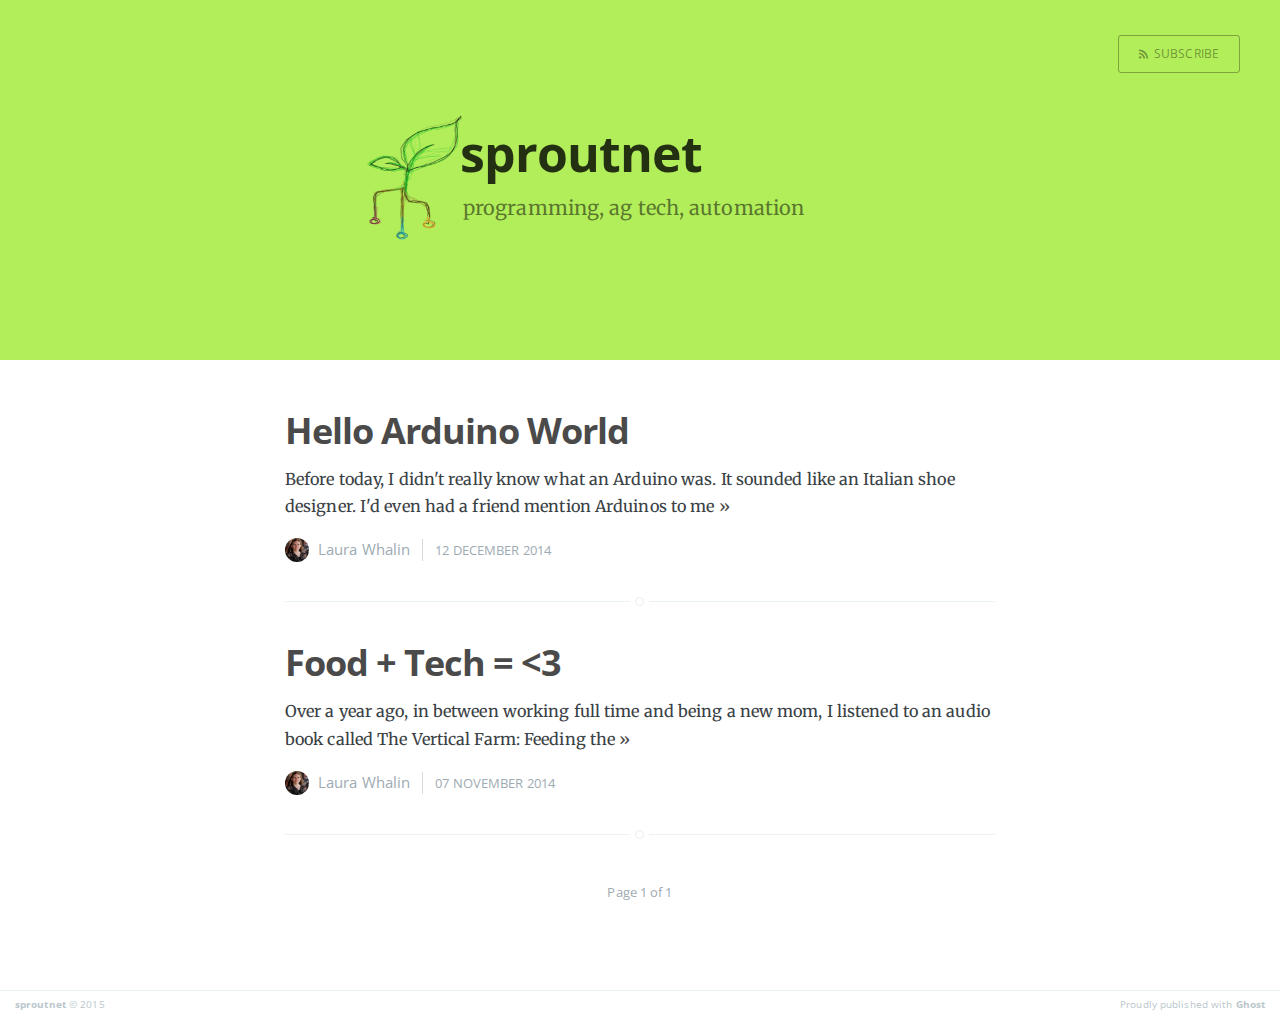
<file: index.html>
<head>
    <meta charset="utf-8">
    <meta http-equiv="X-UA-Compatible" content="IE=edge">

    <title>sproutnet</title>
    <meta name="description" content="programming, ag tech, automation">

    <meta name="HandheldFriendly" content="True">
    <meta name="viewport" content="width=device-width, initial-scale=1.0">

    <link rel="shortcut icon" href="favicon.ico">

    <link rel="stylesheet" type="text/css" href="assets/css/screen.css?v=80ca6e685e">
    <link rel="stylesheet" type="text/css" href="http://fonts.googleapis.com/css?family=Merriweather:300,700,700italic,300italic%7COpen+Sans:700,400">

    <link rel="canonical" href="http://localhost:2368/">
    <meta name="generator" content="Ghost 0.5">
    <link rel="alternate" type="application/rss+xml" title="sproutnet" href="http://localhost:2368/rss/">
</head>
<body class="home-template">

    
<header class="main-header no-cover">
    <nav class="main-nav overlay clearfix">
        <a class="subscribe-button icon-feed" href="http://localhost:2368/rss/">Subscribe</a>
    </nav>
    <div class="vertical">
        <div class="main-header-content inner">
            <!-- <div class="header-logo"> -->
              <a class="blog-logo" href="http://localhost:2368"><img src="content/images/2015/03/Project-6-2.png" alt="Blog Logo"></a>
            <!-- </div> -->
            <!-- <div class="header-title"> -->
              <h1 class="page-title">sproutnet</h1>
              <h2 class="page-description">programming, ag tech, automation</h2>
            <!-- </div> -->
        </div>
    </div>
    <a class="scroll-down icon-arrow-left" href="index.html#content" data-offset="-45"><span class="hidden">Scroll Down</span></a>
</header>

<main id="content" class="content" role="main">

    <div class="extra-pagination inner">
        <nav class="pagination" role="navigation">
        <span class="page-number">Page 1 of 1</span>
    </nav>
    </div>
    
    <article class="post">
        <header class="post-header">
            <h2 class="post-title"><a href="arduino-love/">Hello Arduino World</a></h2>
        </header>
        <section class="post-excerpt">
            <p>Before today, I didn't really know what an Arduino was. It sounded like an Italian shoe designer. I'd even had a friend mention Arduinos to me <a class="read-more" href="arduino-love/">»</a></p>
        </section>
        <footer class="post-meta">
            <img class="author-thumb" src="content/images/2015/03/laurawindy.jpg" alt="Author image" nopin="nopin">
            <a href="author/laura/">Laura Whalin</a>
            
            <time class="post-date" datetime="2014-12-12">12 December 2014</time>
        </footer>
    </article>
    <article class="post">
        <header class="post-header">
            <h2 class="post-title"><a href="food-tech/">Food + Tech = &lt;3</a></h2>
        </header>
        <section class="post-excerpt">
            <p>Over a year ago, in between working full time and being a new mom, I listened to an audio book called The Vertical Farm: Feeding the <a class="read-more" href="food-tech/">»</a></p>
        </section>
        <footer class="post-meta">
            <img class="author-thumb" src="content/images/2015/03/laurawindy.jpg" alt="Author image" nopin="nopin">
            <a href="author/laura/">Laura Whalin</a>
            
            <time class="post-date" datetime="2014-11-07">07 November 2014</time>
        </footer>
    </article>
    
    <nav class="pagination" role="navigation">
        <span class="page-number">Page 1 of 1</span>
    </nav>

</main>


    <footer class="site-footer clearfix">
         <section class="copyright"><a href="http://localhost:2368">sproutnet</a> © 2015</section>
         <section class="poweredby">Proudly published with <a href="https://ghost.org">Ghost</a></section>
    </footer>

    <script src="public/jquery.js?v=80ca6e685e"></script>

    <script type="text/javascript" src="assets/js/jquery.fitvids.js?v=80ca6e685e"></script>
    <script type="text/javascript" src="assets/js/index.js?v=80ca6e685e"></script>

</body>
</file>
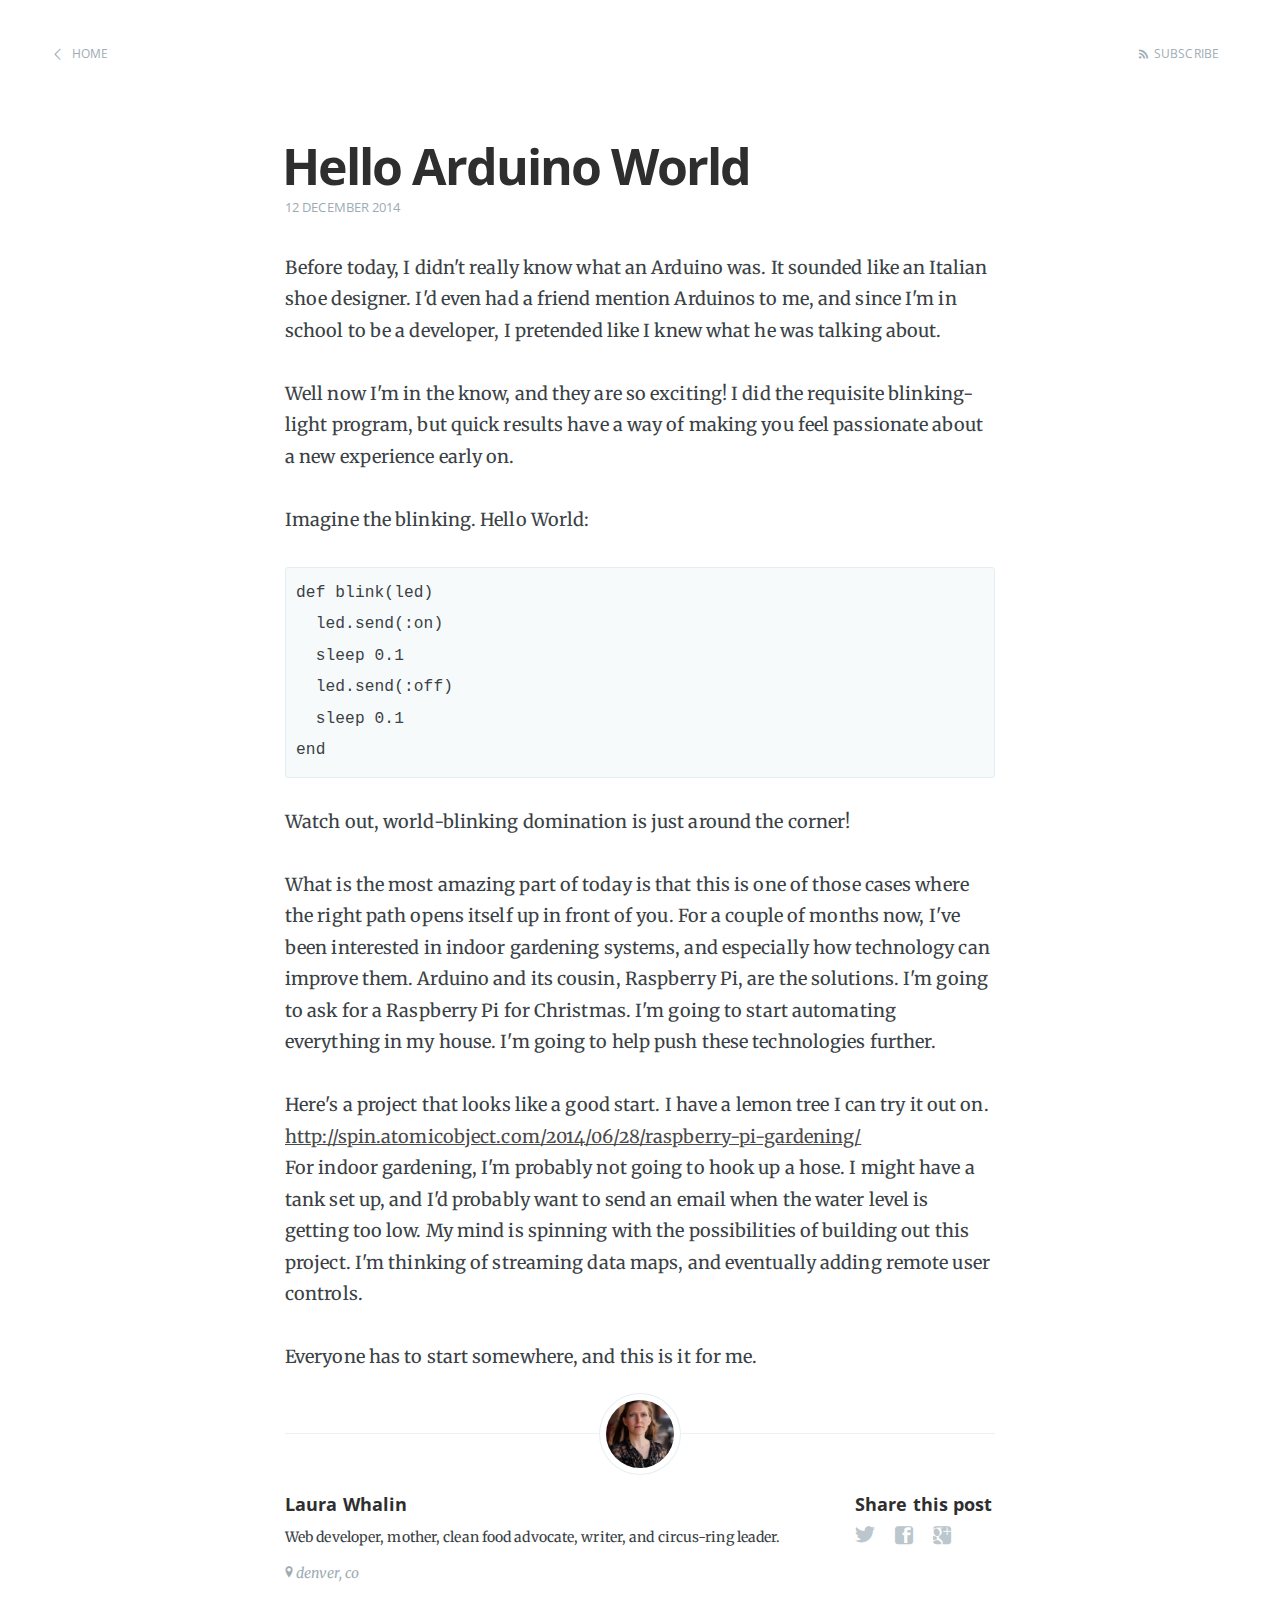
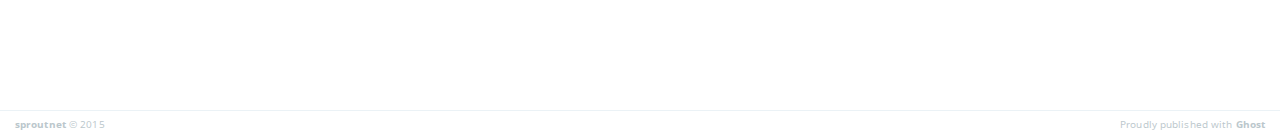
<file: arduino-love/index.html>
<head>
    <meta charset="utf-8">
    <meta http-equiv="X-UA-Compatible" content="IE=edge">

    <title>Hello Arduino World</title>
    <meta name="description" content="">

    <meta name="HandheldFriendly" content="True">
    <meta name="viewport" content="width=device-width, initial-scale=1.0">

    <link rel="shortcut icon" href="../favicon.ico">

    <link rel="stylesheet" type="text/css" href="../assets/css/screen.css?v=80ca6e685e">
    <link rel="stylesheet" type="text/css" href="http://fonts.googleapis.com/css?family=Merriweather:300,700,700italic,300italic%7COpen+Sans:700,400">

    <link rel="canonical" href="http://localhost:2368/arduino-love/">
    
    <meta property="og:site_name" content="sproutnet">
    <meta property="og:type" content="article">
    <meta property="og:title" content="Hello Arduino World">
    <meta property="og:description" content="Before today, I didn't really know what an Arduino was. It sounded like an Italian shoe designer. I'd even had a friend mention Arduinos to me, and since I'm in school to be a developer, I pretended like I knew...">
    <meta property="og:url" content="http://localhost:2368/arduino-love/">
    <meta property="article:published_time" content="2014-12-13T00:09:00.000Z">
    <meta property="article:modified_time" content="2015-03-24T22:19:23.213Z">
    
    <meta name="twitter:card" content="summary">
    <meta name="twitter:title" content="Hello Arduino World">
    <meta name="twitter:description" content="Before today, I didn't really know what an Arduino was. It sounded like an Italian shoe designer. I'd even had a friend mention Arduinos to me, and since I'm in school to be a developer, I pretended like I knew...">
    <meta name="twitter:url" content="http://localhost:2368/arduino-love/">
    
    <script type="application/ld+json">
{
    "@context": "http://schema.org",
    "@type": "Article",
    "publisher": "sproutnet",
    "author": {
        "@type": "Person",
        "name": "Laura Whalin",
        "image": "http://localhost:2368/content/images/2015/03/laurawindy.jpg",
        "url": "http://localhost:2368/author/laura",
        "sameAs": ""
    },
    "headline": "Hello Arduino World",
    "url": "http://localhost:2368/arduino-love/",
    "datePublished": "2014-12-13T00:09:00.000Z",
    "dateModified": "2015-03-24T22:19:23.213Z",
    "description": "Before today, I didn&#x27;t really know what an Arduino was. It sounded like an Italian shoe designer. I&#x27;d even had a friend mention Arduinos to me, and since I&#x27;m in school to be a developer, I pretended like I knew..."
}
    </script>

    <meta name="generator" content="Ghost 0.5">
    <link rel="alternate" type="application/rss+xml" title="sproutnet" href="http://localhost:2368/rss/">
</head>
<body class="post-template">

    


<header class="main-header post-head no-cover">
    <nav class="main-nav  clearfix">
        <a class="back-button icon-arrow-left" href="http://localhost:2368">Home</a>
        <a class="subscribe-button icon-feed" href="http://localhost:2368/rss/">Subscribe</a>
    </nav>
</header>

<main class="content" role="main">

    <article class="post">

        <header class="post-header">
            <h1 class="post-title">Hello Arduino World</h1>
            <section class="post-meta">
                <time class="post-date" datetime="2014-12-12">12 December 2014</time> 
            </section>
        </header>

        <section class="post-content">
            <p>Before today, I didn't really know what an Arduino was. It sounded like an Italian shoe designer. I'd even had a friend mention Arduinos to me, and since I'm in school to be a developer, I pretended like I knew what he was talking about. </p>

<p>Well now I'm in the know, and they are so exciting! I did the requisite blinking-light program, but quick results have a way of making you feel passionate about a new experience early on.</p>

<p>Imagine the blinking. Hello World:  </p>

<pre><code>def blink(led)  
  led.send(:on)
  sleep 0.1
  led.send(:off)
  sleep 0.1
end  
</code></pre>

<p>Watch out, world-blinking domination is just around the corner!</p>

<p>What is the most amazing part of today is that this is one of those cases where the right path opens itself up in front of you. For a couple of months now, I've been interested in indoor gardening systems, and especially how technology can improve them. Arduino and its cousin, Raspberry Pi, are the solutions. I'm going to ask for a Raspberry Pi for Christmas. I'm going to start automating everything in my house. I'm going to help push these technologies further. </p>

<p>Here's a project that looks like a good start. I have a lemon tree I can try it out on. <a href="http://spin.atomicobject.com/2014/06/28/raspberry-pi-gardening/">http://spin.atomicobject.com/2014/06/28/raspberry-pi-gardening/</a> <br>
For indoor gardening, I'm probably not going to hook up a hose. I might have a tank set up, and I'd probably want to send an email when the water level is getting too low. My mind is spinning with the possibilities of building out this project. I'm thinking of streaming data maps, and eventually adding remote user controls. </p>

<p>Everyone has to start somewhere, and this is it for me.</p>
        </section>

        <footer class="post-footer">


            <figure class="author-image">
                <a class="img" href="../author/laura/" style="background-image: url(../content/images/2015/03/laurawindy.jpg)"><span class="hidden">Laura Whalin's Picture</span></a>
            </figure>

            <section class="author">
                <h4><a href="../author/laura/">Laura Whalin</a></h4>

                    <p>Web developer, mother, clean food advocate, writer, and circus-ring leader.</p>
                <div class="author-meta">
                    <span class="author-location icon-location">denver, co</span>
                    
                </div>
            </section>


            <section class="share">
                <h4>Share this post</h4>
                <a class="icon-twitter" href="https://twitter.com/share?text=Hello%20Arduino%20World&amp;url=http://localhost:2368/arduino-love/" onclick="window.open(this.href, 'twitter-share', 'width=550,height=235');return false;">
                    <span class="hidden">Twitter</span>
                </a>
                <a class="icon-facebook" href="https://www.facebook.com/sharer/sharer.php?u=http://localhost:2368/arduino-love/" onclick="window.open(this.href, 'facebook-share','width=580,height=296');return false;">
                    <span class="hidden">Facebook</span>
                </a>
                <a class="icon-google-plus" href="https://plus.google.com/share?url=http://localhost:2368/arduino-love/" onclick="window.open(this.href, 'google-plus-share', 'width=490,height=530');return false;">
                    <span class="hidden">Google+</span>
                </a>
            </section>

        </footer>

    </article>

</main>



    <footer class="site-footer clearfix">
         <section class="copyright"><a href="http://localhost:2368">sproutnet</a> © 2015</section>
         <section class="poweredby">Proudly published with <a href="https://ghost.org">Ghost</a></section>
    </footer>

    <script src="../public/jquery.js?v=80ca6e685e"></script>

    <script type="text/javascript" src="../assets/js/jquery.fitvids.js?v=80ca6e685e"></script>
    <script type="text/javascript" src="../assets/js/index.js?v=80ca6e685e"></script>

</body>
</file>
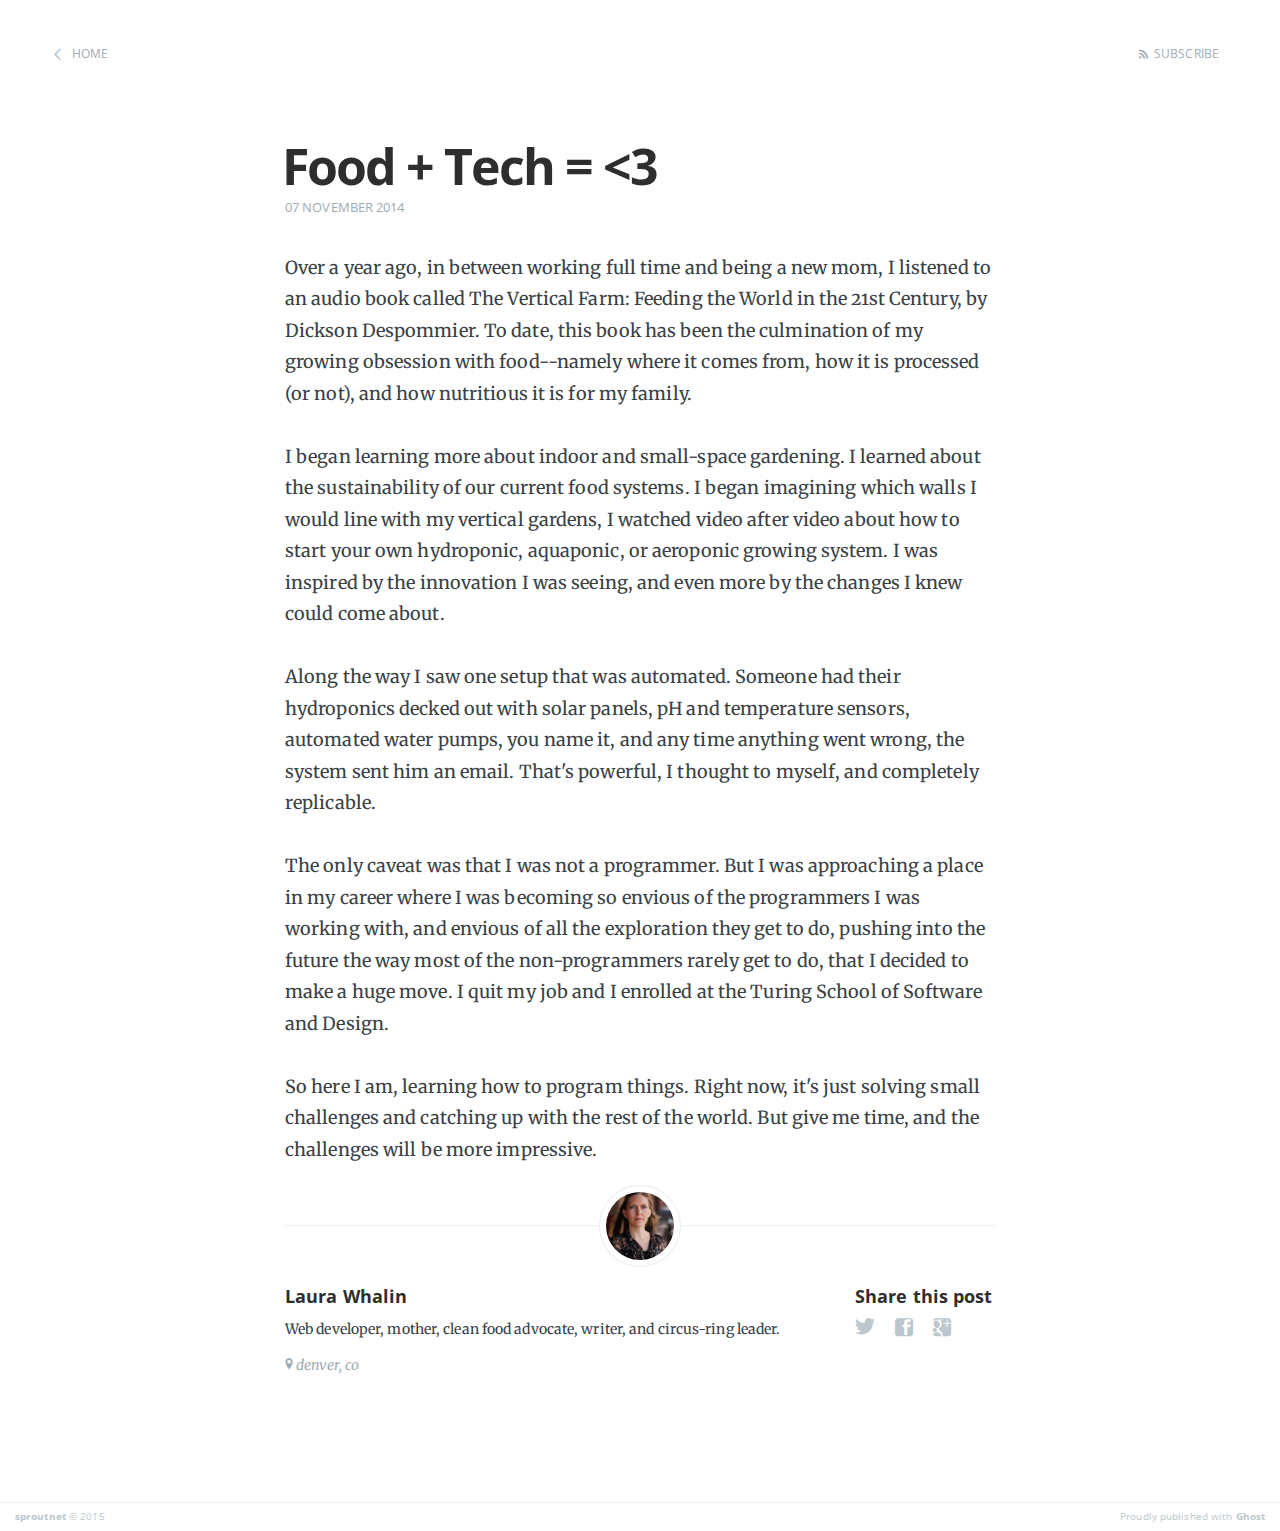
<file: food-tech/index.html>
<head>
    <meta charset="utf-8">
    <meta http-equiv="X-UA-Compatible" content="IE=edge">

    <title>Food + Tech = &lt;3</title>
    <meta name="description" content="">

    <meta name="HandheldFriendly" content="True">
    <meta name="viewport" content="width=device-width, initial-scale=1.0">

    <link rel="shortcut icon" href="../favicon.ico">

    <link rel="stylesheet" type="text/css" href="../assets/css/screen.css?v=80ca6e685e">
    <link rel="stylesheet" type="text/css" href="http://fonts.googleapis.com/css?family=Merriweather:300,700,700italic,300italic%7COpen+Sans:700,400">

    <link rel="canonical" href="http://localhost:2368/food-tech/">
    
    <meta property="og:site_name" content="sproutnet">
    <meta property="og:type" content="article">
    <meta property="og:title" content="Food + Tech = &lt;3">
    <meta property="og:description" content="Over a year ago, in between working full time and being a new mom, I listened to an audio book called The Vertical Farm: Feeding the World in the 21st Century, by Dickson Despommier. To date, this book has been...">
    <meta property="og:url" content="http://localhost:2368/food-tech/">
    <meta property="article:published_time" content="2014-11-07T19:36:00.000Z">
    <meta property="article:modified_time" content="2015-03-23T07:37:18.660Z">
    
    <meta name="twitter:card" content="summary">
    <meta name="twitter:title" content="Food + Tech = &lt;3">
    <meta name="twitter:description" content="Over a year ago, in between working full time and being a new mom, I listened to an audio book called The Vertical Farm: Feeding the World in the 21st Century, by Dickson Despommier. To date, this book has been...">
    <meta name="twitter:url" content="http://localhost:2368/food-tech/">
    
    <script type="application/ld+json">
{
    "@context": "http://schema.org",
    "@type": "Article",
    "publisher": "sproutnet",
    "author": {
        "@type": "Person",
        "name": "Laura Whalin",
        "image": "http://localhost:2368/content/images/2015/03/laurawindy.jpg",
        "url": "http://localhost:2368/author/laura",
        "sameAs": ""
    },
    "headline": "Food + Tech = &lt;3",
    "url": "http://localhost:2368/food-tech/",
    "datePublished": "2014-11-07T19:36:00.000Z",
    "dateModified": "2015-03-23T07:37:18.660Z",
    "description": "Over a year ago, in between working full time and being a new mom, I listened to an audio book called The Vertical Farm: Feeding the World in the 21st Century, by Dickson Despommier. To date, this book has been..."
}
    </script>

    <meta name="generator" content="Ghost 0.5">
    <link rel="alternate" type="application/rss+xml" title="sproutnet" href="http://localhost:2368/rss/">
</head>
<body class="post-template">

    


<header class="main-header post-head no-cover">
    <nav class="main-nav  clearfix">
        <a class="back-button icon-arrow-left" href="http://localhost:2368">Home</a>
        <a class="subscribe-button icon-feed" href="http://localhost:2368/rss/">Subscribe</a>
    </nav>
</header>

<main class="content" role="main">

    <article class="post">

        <header class="post-header">
            <h1 class="post-title">Food + Tech = &lt;3</h1>
            <section class="post-meta">
                <time class="post-date" datetime="2014-11-07">07 November 2014</time> 
            </section>
        </header>

        <section class="post-content">
            <p>Over a year ago, in between working full time and being a new mom, I listened to an audio book called The Vertical Farm: Feeding the World in the 21st Century, by Dickson Despommier. To date, this book has been the culmination of my growing obsession with food--namely where it comes from, how it is processed (or not), and how nutritious it is for my family.</p>

<p>I began learning more about indoor and small-space gardening. I learned about the sustainability of our current food systems. I began imagining which walls I would line with my vertical gardens, I watched video after video about how to start your own hydroponic, aquaponic, or aeroponic growing system. I was inspired by the innovation I was seeing, and even more by the changes I knew could come about.</p>

<p>Along the way I saw one setup that was automated. Someone had their hydroponics decked out with solar panels, pH and temperature sensors, automated water pumps, you name it, and any time anything went wrong, the system sent him an email. That's powerful, I thought to myself, and completely replicable.</p>

<p>The only caveat was that I was not a programmer. But I was approaching a place in my career where I was becoming so envious of the programmers I was working with, and envious of all the exploration they get to do, pushing into the future the way most of the non-programmers rarely get to do, that I decided to make a huge move. I quit my job and I enrolled at the Turing School of Software and Design.</p>

<p>So here I am, learning how to program things. Right now, it's just solving small challenges and catching up with the rest of the world. But give me time, and the challenges will be more impressive.</p>
        </section>

        <footer class="post-footer">


            <figure class="author-image">
                <a class="img" href="../author/laura/" style="background-image: url(../content/images/2015/03/laurawindy.jpg)"><span class="hidden">Laura Whalin's Picture</span></a>
            </figure>

            <section class="author">
                <h4><a href="../author/laura/">Laura Whalin</a></h4>

                    <p>Web developer, mother, clean food advocate, writer, and circus-ring leader.</p>
                <div class="author-meta">
                    <span class="author-location icon-location">denver, co</span>
                    
                </div>
            </section>


            <section class="share">
                <h4>Share this post</h4>
                <a class="icon-twitter" href="https://twitter.com/share?text=Food%20%2B%20Tech%20%3D%20%3C3&amp;url=http://localhost:2368/food-tech/" onclick="window.open(this.href, 'twitter-share', 'width=550,height=235');return false;">
                    <span class="hidden">Twitter</span>
                </a>
                <a class="icon-facebook" href="https://www.facebook.com/sharer/sharer.php?u=http://localhost:2368/food-tech/" onclick="window.open(this.href, 'facebook-share','width=580,height=296');return false;">
                    <span class="hidden">Facebook</span>
                </a>
                <a class="icon-google-plus" href="https://plus.google.com/share?url=http://localhost:2368/food-tech/" onclick="window.open(this.href, 'google-plus-share', 'width=490,height=530');return false;">
                    <span class="hidden">Google+</span>
                </a>
            </section>

        </footer>

    </article>

</main>



    <footer class="site-footer clearfix">
         <section class="copyright"><a href="http://localhost:2368">sproutnet</a> © 2015</section>
         <section class="poweredby">Proudly published with <a href="https://ghost.org">Ghost</a></section>
    </footer>

    <script src="../public/jquery.js?v=80ca6e685e"></script>

    <script type="text/javascript" src="../assets/js/jquery.fitvids.js?v=80ca6e685e"></script>
    <script type="text/javascript" src="../assets/js/index.js?v=80ca6e685e"></script>

</body>
</file>
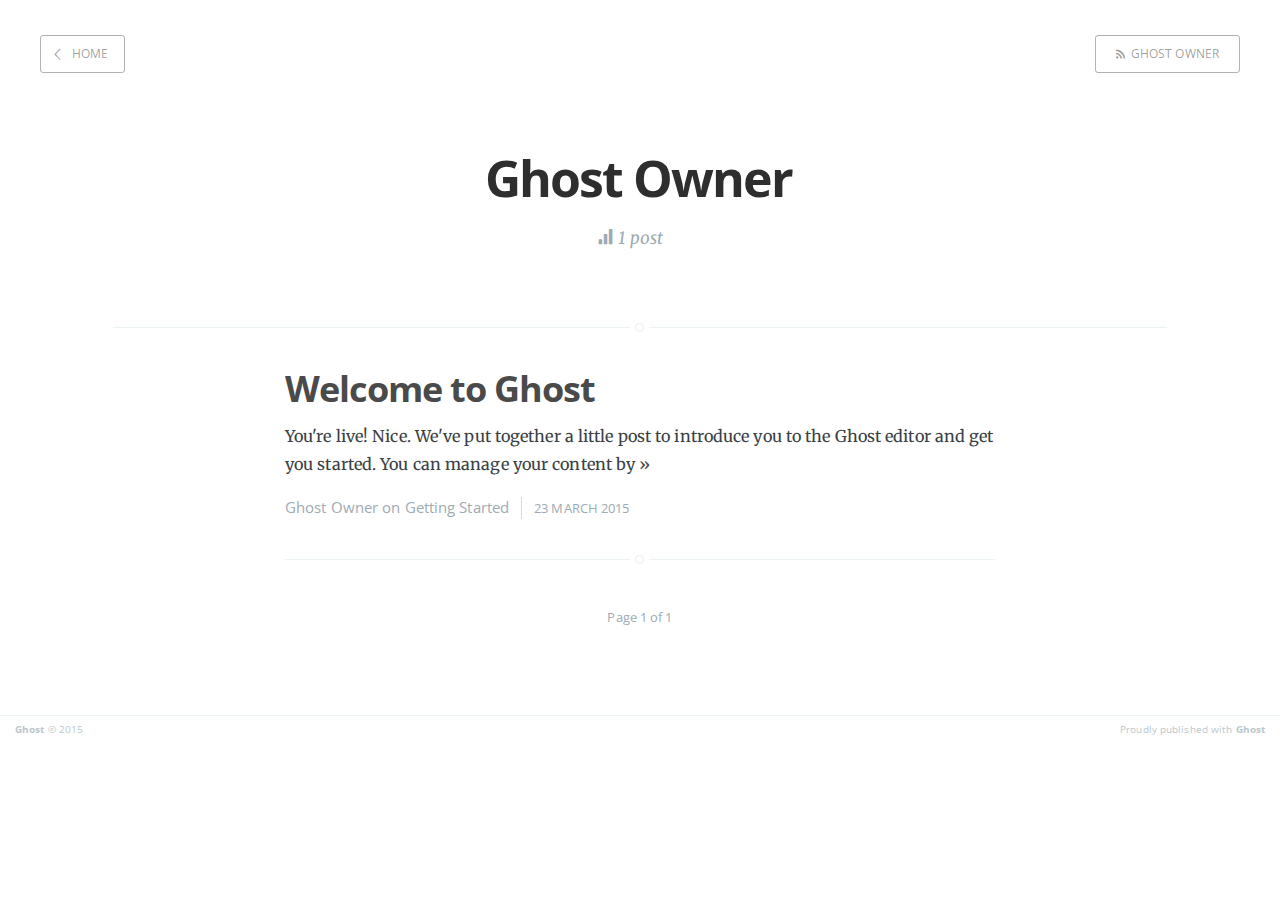
<file: author/ghost-owner/index.html>
<head>
    <meta charset="utf-8">
    <meta http-equiv="X-UA-Compatible" content="IE=edge">

    <title>Ghost Owner - Ghost</title>
    <meta name="description" content="">

    <meta name="HandheldFriendly" content="True">
    <meta name="viewport" content="width=device-width, initial-scale=1.0">

    <link rel="shortcut icon" href="../../favicon.ico">

    <link rel="stylesheet" type="text/css" href="../../assets/css/screen.css?v=80ca6e685e">
    <link rel="stylesheet" type="text/css" href="http://fonts.googleapis.com/css?family=Merriweather:300,700,700italic,300italic%7COpen+Sans:700,400">

    <link rel="canonical" href="http://localhost:2368/author/ghost-owner/">
    <meta name="generator" content="Ghost 0.5">
    <link rel="alternate" type="application/rss+xml" title="Ghost" href="http://localhost:2368/rss/">
</head>
<body class="author-template author-ghost-owner">

    

    <header class="main-header author-head no-cover">
        <nav class="main-nav overlay clearfix">
            <a class="back-button icon-arrow-left" href="http://localhost:2368">Home</a>
            <a class="subscribe-button icon-feed" href="rss/index.rss">Ghost Owner</a>
        </nav>
    </header>

    <section class="author-profile inner">
        <h1 class="author-title">Ghost Owner</h1>
        <h2 class="author-bio"></h2>
        <div class="author-meta">
            
            
            <span class="author-stats"><i class="icon-stats"></i> 1 post</span>
        </div>
    </section>

<main class="content" role="main">

    <div class="extra-pagination inner">
        <nav class="pagination" role="navigation">
        <span class="page-number">Page 1 of 1</span>
    </nav>
    </div>
    
    <article class="post tag-getting-started">
        <header class="post-header">
            <h2 class="post-title"><a href="../../welcome-to-ghost/">Welcome to Ghost</a></h2>
        </header>
        <section class="post-excerpt">
            <p>You're live! Nice. We've put together a little post to introduce you to the Ghost editor and get you started. You can manage your content by <a class="read-more" href="../../welcome-to-ghost/">»</a></p>
        </section>
        <footer class="post-meta">
            
            <a href="index.html">Ghost Owner</a>
             on <a href="../../tag/getting-started/">Getting Started</a>
            <time class="post-date" datetime="2015-03-23">23 March 2015</time>
        </footer>
    </article>
    
    <nav class="pagination" role="navigation">
        <span class="page-number">Page 1 of 1</span>
    </nav>

</main>

    <footer class="site-footer clearfix">
         <section class="copyright"><a href="http://localhost:2368">Ghost</a> © 2015</section>
         <section class="poweredby">Proudly published with <a href="https://ghost.org">Ghost</a></section>
    </footer>

    <script src="../../public/jquery.js?v=80ca6e685e"></script>

    <script type="text/javascript" src="../../assets/js/jquery.fitvids.js?v=80ca6e685e"></script>
    <script type="text/javascript" src="../../assets/js/index.js?v=80ca6e685e"></script>

</body>
</file>
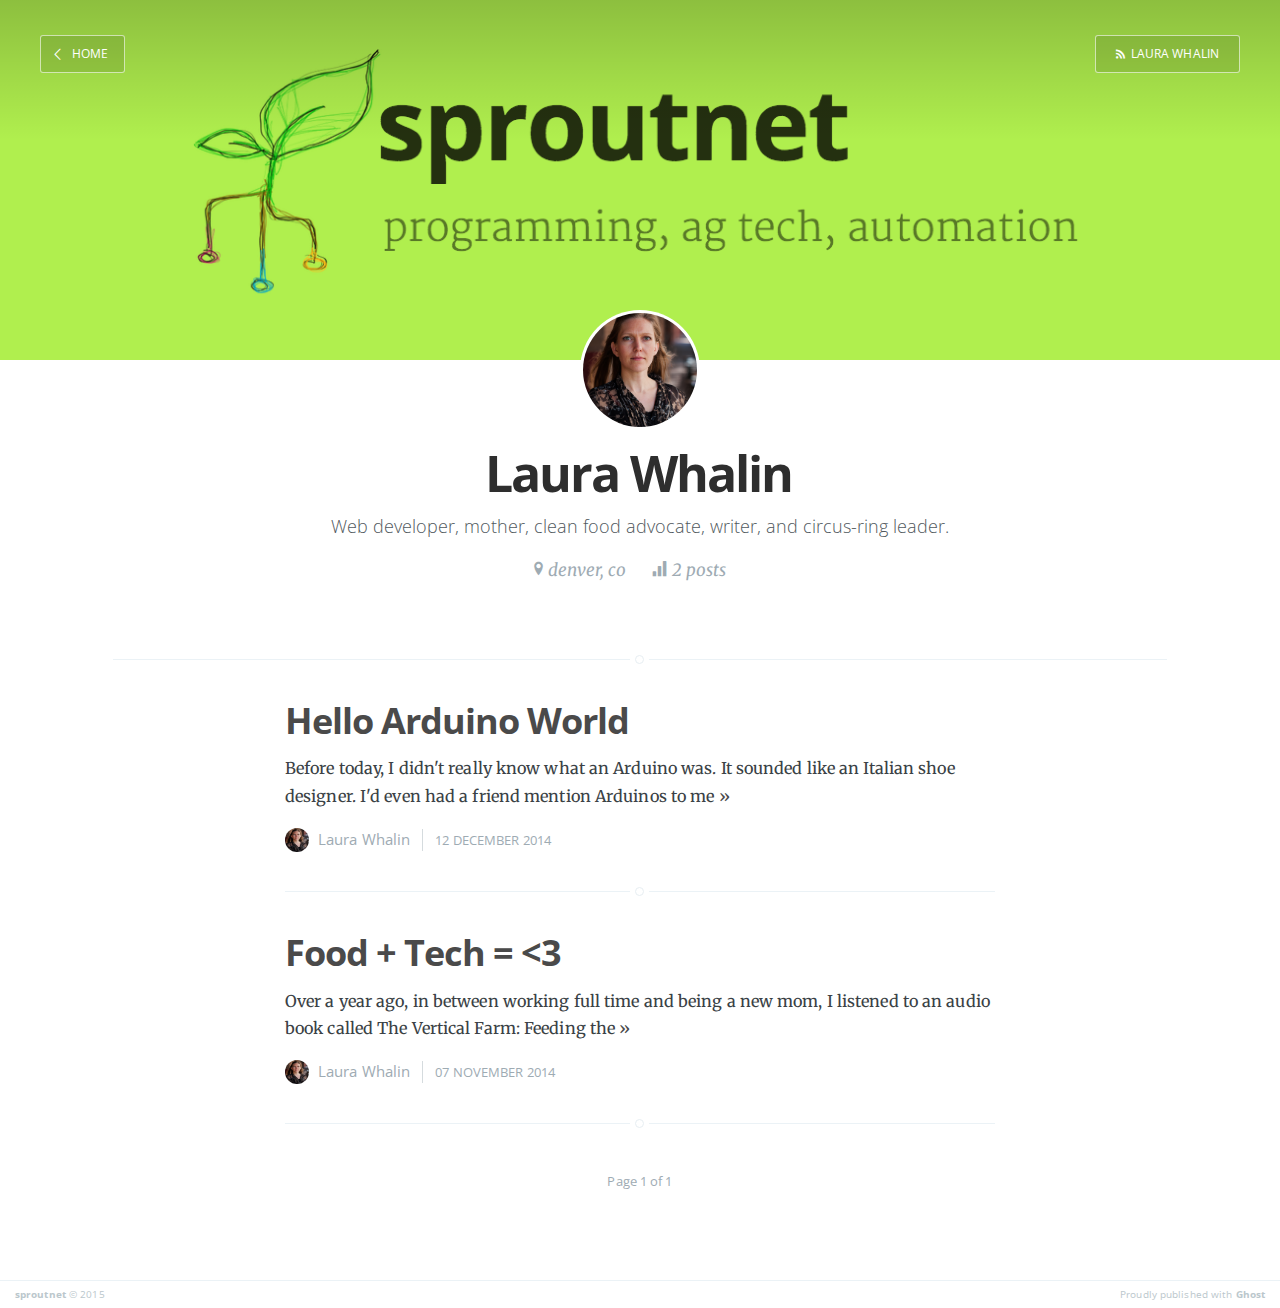
<file: author/laura/index.html>
<head>
    <meta charset="utf-8">
    <meta http-equiv="X-UA-Compatible" content="IE=edge">

    <title>Laura Whalin - sproutnet</title>
    <meta name="description" content="Web developer, mother, clean food advocate, writer, and circus-ring leader.">

    <meta name="HandheldFriendly" content="True">
    <meta name="viewport" content="width=device-width, initial-scale=1.0">

    <link rel="shortcut icon" href="../../favicon.ico">

    <link rel="stylesheet" type="text/css" href="../../assets/css/screen.css?v=80ca6e685e">
    <link rel="stylesheet" type="text/css" href="http://fonts.googleapis.com/css?family=Merriweather:300,700,700italic,300italic%7COpen+Sans:700,400">

    <link rel="canonical" href="http://localhost:2368/author/laura/">
    <meta name="generator" content="Ghost 0.5">
    <link rel="alternate" type="application/rss+xml" title="sproutnet" href="http://localhost:2368/rss/">
</head>
<body class="author-template author-laura">

    

    <header class="main-header author-head " style="background-image: url(../../content/images/2015/03/Screen-Shot-2015-03-24-at-1-12-23-PM.png)">
        <nav class="main-nav overlay clearfix">
            <a class="back-button icon-arrow-left" href="http://localhost:2368">Home</a>
            <a class="subscribe-button icon-feed" href="rss/index.rss">Laura Whalin</a>
        </nav>
    </header>

    <section class="author-profile inner">
        <figure class="author-image">
            <div class="img" style="background-image: url(../../content/images/2015/03/laurawindy.jpg)"><span class="hidden">Laura Whalin's Picture</span></div>
        </figure>
        <h1 class="author-title">Laura Whalin</h1>
        <h2 class="author-bio">Web developer, mother, clean food advocate, writer, and circus-ring leader.</h2>
        <div class="author-meta">
            <span class="author-location icon-location">denver, co</span>
            
            <span class="author-stats"><i class="icon-stats"></i> 2 posts</span>
        </div>
    </section>

<main class="content" role="main">

    <div class="extra-pagination inner">
        <nav class="pagination" role="navigation">
        <span class="page-number">Page 1 of 1</span>
    </nav>
    </div>
    
    <article class="post">
        <header class="post-header">
            <h2 class="post-title"><a href="../../arduino-love/">Hello Arduino World</a></h2>
        </header>
        <section class="post-excerpt">
            <p>Before today, I didn't really know what an Arduino was. It sounded like an Italian shoe designer. I'd even had a friend mention Arduinos to me <a class="read-more" href="../../arduino-love/">»</a></p>
        </section>
        <footer class="post-meta">
            <img class="author-thumb" src="../../content/images/2015/03/laurawindy.jpg" alt="Author image" nopin="nopin">
            <a href="index.html">Laura Whalin</a>
            
            <time class="post-date" datetime="2014-12-12">12 December 2014</time>
        </footer>
    </article>
    <article class="post">
        <header class="post-header">
            <h2 class="post-title"><a href="../../food-tech/">Food + Tech = &lt;3</a></h2>
        </header>
        <section class="post-excerpt">
            <p>Over a year ago, in between working full time and being a new mom, I listened to an audio book called The Vertical Farm: Feeding the <a class="read-more" href="../../food-tech/">»</a></p>
        </section>
        <footer class="post-meta">
            <img class="author-thumb" src="../../content/images/2015/03/laurawindy.jpg" alt="Author image" nopin="nopin">
            <a href="index.html">Laura Whalin</a>
            
            <time class="post-date" datetime="2014-11-07">07 November 2014</time>
        </footer>
    </article>
    
    <nav class="pagination" role="navigation">
        <span class="page-number">Page 1 of 1</span>
    </nav>

</main>

    <footer class="site-footer clearfix">
         <section class="copyright"><a href="http://localhost:2368">sproutnet</a> © 2015</section>
         <section class="poweredby">Proudly published with <a href="https://ghost.org">Ghost</a></section>
    </footer>

    <script src="../../public/jquery.js?v=80ca6e685e"></script>

    <script type="text/javascript" src="../../assets/js/jquery.fitvids.js?v=80ca6e685e"></script>
    <script type="text/javascript" src="../../assets/js/index.js?v=80ca6e685e"></script>

</body>
</file>
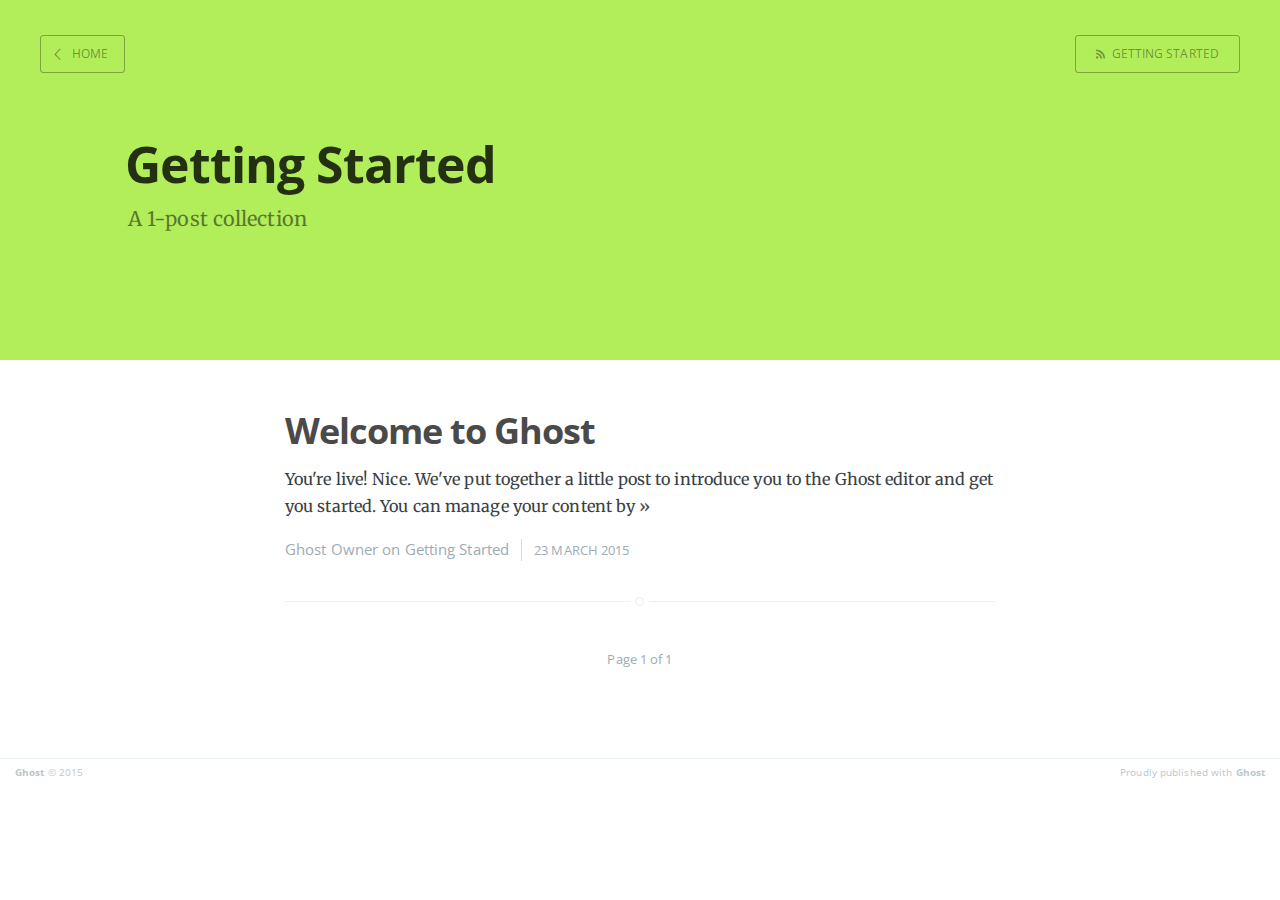
<file: tag/getting-started/index.html>
<head>
    <meta charset="utf-8">
    <meta http-equiv="X-UA-Compatible" content="IE=edge">

    <title>Getting Started - Ghost</title>
    <meta name="description" content="">

    <meta name="HandheldFriendly" content="True">
    <meta name="viewport" content="width=device-width, initial-scale=1.0">

    <link rel="shortcut icon" href="../../favicon.ico">

    <link rel="stylesheet" type="text/css" href="../../assets/css/screen.css?v=80ca6e685e">
    <link rel="stylesheet" type="text/css" href="http://fonts.googleapis.com/css?family=Merriweather:300,700,700italic,300italic%7COpen+Sans:700,400">

    <link rel="canonical" href="http://localhost:2368/tag/getting-started/">
    <meta name="generator" content="Ghost 0.5">
    <link rel="alternate" type="application/rss+xml" title="Ghost" href="http://localhost:2368/rss/">
</head>
<body class="tag-template tag-getting-started">

    
<header class="main-header tag-head no-cover">
    <nav class="main-nav overlay clearfix">
        <a class="back-button icon-arrow-left" href="http://localhost:2368">Home</a>
        <a class="subscribe-button icon-feed" href="http://localhost:2368/tag/getting-started/rss/">Getting Started</a>
    </nav>
    <div class="vertical">
        <div class="main-header-content inner">
            <h1 class="page-title">Getting Started</h1>
            <h2 class="page-description">A 1-post collection</h2>
        </div>
    </div>
</header>

<main class="content" role="main">

    <div class="extra-pagination inner">
        <nav class="pagination" role="navigation">
        <span class="page-number">Page 1 of 1</span>
    </nav>
    </div>
    
    <article class="post tag-getting-started">
        <header class="post-header">
            <h2 class="post-title"><a href="../../welcome-to-ghost/">Welcome to Ghost</a></h2>
        </header>
        <section class="post-excerpt">
            <p>You're live! Nice. We've put together a little post to introduce you to the Ghost editor and get you started. You can manage your content by <a class="read-more" href="../../welcome-to-ghost/">»</a></p>
        </section>
        <footer class="post-meta">
            
            <a href="../../author/ghost-owner/">Ghost Owner</a>
             on <a href="index.html">Getting Started</a>
            <time class="post-date" datetime="2015-03-23">23 March 2015</time>
        </footer>
    </article>
    
    <nav class="pagination" role="navigation">
        <span class="page-number">Page 1 of 1</span>
    </nav>

</main>

    <footer class="site-footer clearfix">
         <section class="copyright"><a href="http://localhost:2368">Ghost</a> © 2015</section>
         <section class="poweredby">Proudly published with <a href="https://ghost.org">Ghost</a></section>
    </footer>

    <script src="../../public/jquery.js?v=80ca6e685e"></script>

    <script type="text/javascript" src="../../assets/js/jquery.fitvids.js?v=80ca6e685e"></script>
    <script type="text/javascript" src="../../assets/js/index.js?v=80ca6e685e"></script>

</body>
</file>
<file: assets/css/screen.css>
/* ==========================================================================
   Table of Contents
   ========================================================================== */

/*

    0.  Normalize
    1.  Icons
    2.  General
    3.  Utilities
    4.  General
    5.  Single Post
    6.  Tag Archive
    7.  Third Party Elements
    8.  Pagination
    9.  Footer
    10. Media Queries (Tablet)
    11. Media Queries (Mobile)
    12. Animations

*/

/* ==========================================================================
   0. Normalize.css v2.1.3 | MIT License | git.io/normalize | (minified)
   ========================================================================== */

article, aside, details,
figcaption, figure,
footer, header, hgroup,
main, nav, section,
summary { display: block; }
audio, canvas, video { display: inline-block; }
audio:not([controls]) { display: none; height: 0; }
[hidden], template { display: none; }
html {
   font-family: sans-serif;
   -ms-text-size-adjust: 100%;
   -webkit-text-size-adjust: 100%;
}
body { margin: 0; }
a { background: transparent; }
a:focus { outline: thin dotted; }
a:active, a:hover { outline: 0; }
h1 { font-size: 2em; margin: 0.67em 0; }
abbr[title] { border-bottom: 1px dotted; }
b, strong { font-weight: 700; }
dfn { font-style: italic; }
hr {
   -moz-box-sizing: content-box;
   box-sizing: content-box;
   height: 0;
}
mark { background: #FF0; color: #000; }
code, kbd, pre,
samp { font-family: monospace, serif; font-size: 1em; }
pre { white-space: pre-wrap; }
q { quotes: "\201C" "\201D" "\2018" "\2019"; }
small { font-size: 80%; }
sub, sup {
   font-size: 75%;
   line-height: 0;
   position: relative;
   vertical-align: baseline;
}
sup { top: -0.5em; }
sub { bottom: -0.25em; }
img { border: 0; }
svg:not(:root) { overflow: hidden; }
figure { margin: 0; }
fieldset {
   border: 1px solid #c0c0c0;
   margin: 0 2px;
   padding: 0.35em 0.625em 0.75em;
}
legend { border: 0; padding: 0; }
button, input, select,
textarea { font-family: inherit; font-size: 100%; margin: 0; }
button, input { line-height: normal; }
button, select { text-transform: none; }
button, html input[type="button"],
input[type="reset"], input[type="submit"] {
   -webkit-appearance: button;
   cursor: pointer;
}
button[disabled], html input[disabled] { cursor: default; }
input[type="checkbox"],
input[type="radio"] { box-sizing: border-box; padding: 0; }
input[type="search"] {
   -webkit-appearance: textfield;
   -moz-box-sizing: content-box;
   -webkit-box-sizing: content-box;
   box-sizing: content-box;
}
input[type="search"]::-webkit-search-cancel-button,
input[type="search"]::-webkit-search-decoration { -webkit-appearance: none; }
button::-moz-focus-inner,
input::-moz-focus-inner { border: 0; padding: 0; }
textarea { overflow: auto; vertical-align: top; }
table { border-collapse: collapse; border-spacing: 0; }


/* ==========================================================================
   1. Icons - Sets up the icon font and respective classes
   ========================================================================== */

/* Import the font file with the icons in it */
@font-face {
    font-family: "casper-icons";
    src:url("../fonts/casper-icons.eot");
    src:url("../fonts/casper-icons.eot?") format("embedded-opentype"),
        url("../fonts/casper-icons.woff") format("woff"),
        url("../fonts/casper-icons.ttf") format("truetype"),
        url("../fonts/casper-icons.svg") format("svg");
    font-weight: normal;
    font-style: normal;
}

/* Apply these base styles to all icons */
[class^="icon-"]:before, [class*=" icon-"]:before {
    font-family: "casper-icons", "Open Sans", sans-serif;
    speak: none;
    font-style: normal;
    font-weight: normal;
    font-variant: normal;
    text-transform: none;
    line-height: 1;
    text-decoration: none !important;
    -webkit-font-smoothing: antialiased;
    -moz-osx-font-smoothing: grayscale;
}

/* Each icon is created by inserting the correct character into the
   content of the :before pseudo element. Like a boss. */
.icon-ghost:before {
    content: "\f600";
}
.icon-feed:before {
    content: "\f601";
}
.icon-twitter:before {
    content: "\f602";
    font-size: 1.1em;
}
.icon-google-plus:before {
    content: "\f603";
}
.icon-facebook:before {
    content: "\f604";
}
.icon-arrow-left:before {
    content: "\f605";
}
.icon-stats:before {
    content: "\f606";
}
.icon-location:before {
    content: "\f607";
    margin-left: -3px; /* Tracking fix */
}
.icon-link:before {
    content: "\f608";
}


/* ==========================================================================
   2. General - Setting up some base styles
   ========================================================================== */

html {
    height: 100%;
    max-height: 100%;
    font-size: 62.5%;
    -webkit-tap-highlight-color: rgba(0, 0, 0, 0);
}

body {
    height: 100%;
    max-height: 100%;
    font-family: "Merriweather", serif;
    letter-spacing: 0.01rem;
    font-size: 1.8rem;
    line-height: 1.75em;
    color: #3A4145;
    -webkit-font-feature-settings: 'kern' 1;
    -moz-font-feature-settings: 'kern' 1;
    -o-font-feature-settings: 'kern' 1;
}

::-moz-selection {
    background: #D6EDFF;
}

::selection {
    background: #D6EDFF;
}

h1, h2, h3,
h4, h5, h6 {
    -webkit-font-feature-settings: 'dlig' 1, 'liga' 1, 'lnum' 1, 'kern' 1;
    -moz-font-feature-settings: 'dlig' 1, 'liga' 1, 'lnum' 1, 'kern' 1;
    -o-font-feature-settings: 'dlig' 1, 'liga' 1, 'lnum' 1, 'kern' 1;
    color: #2E2E2E;
    line-height: 1.15em;
    margin: 0 0 0.4em 0;
    font-family: "Open Sans", sans-serif;
}

h1 {
    font-size: 5rem;
    letter-spacing: -2px;
    text-indent: -3px;
}

h2 {
    font-size: 3.6rem;
    letter-spacing: -1px;
}

h3 {
    font-size: 3rem;
}

h4 {
    font-size: 2.5rem;
}

h5 {
    font-size: 2rem;
}

h6 {
    font-size: 2rem;
}

a {
    color: #4A4A4A;
    transition: color ease 0.3s;
}

a:hover {
    color: #111;
}

p, ul, ol, dl {
    -webkit-font-feature-settings: 'liga' 1, 'onum' 1, 'kern' 1;
    -moz-font-feature-settings: 'liga' 1, 'onum' 1, 'kern' 1;
    -o-font-feature-settings: 'liga' 1, 'onum' 1, 'kern' 1;
    margin: 0 0 1.75em 0;
}

ol, ul {
    padding-left: 3rem;
}

ol ol, ul ul,
ul ol, ol ul {
    margin: 0 0 0.4em 0;
    padding-left: 2em;
}

dl dt {
    float: left;
    width: 180px;
    overflow: hidden;
    clear: left;
    text-align: right;
    text-overflow: ellipsis;
    white-space: nowrap;
    font-weight: 700;
    margin-bottom: 1em;
}

dl dd {
    margin-left: 200px;
    margin-bottom: 1em
}

li {
    margin: 0.4em 0;
}

li li {
    margin: 0;
}

hr {
    display: block;
    height: 1px;
    border: 0;
    border-top: #EFEFEF 1px solid;
    margin: 3.2em 0;
    padding: 0;
}

blockquote {
    -moz-box-sizing: border-box;
    box-sizing: border-box;
    margin: 1.75em 0 1.75em -2.2em;
    padding: 0 0 0 1.75em;
    border-left: #4A4A4A 0.4em solid;
}

blockquote p {
    margin: 0.8em 0;
    font-style: italic;
}

blockquote small {
    display: inline-block;
    margin: 0.8em 0 0.8em 1.5em;
    font-size: 0.9em;
    color: #CCC;
}

blockquote small:before { content: "\2014 \00A0"; }

blockquote cite {
    font-weight: 700;
}

blockquote cite a { font-weight: normal; }

mark {
    background-color: #FFC336;
}

code, tt {
    padding: 1px 3px;
    font-family: Inconsolata, monospace, sans-serif;
    font-size: 0.85em;
    white-space: pre-wrap;
    border: #E3EDF3 1px solid;
    background: #F7FAFB;
    border-radius: 2px;
}

pre {
    -moz-box-sizing: border-box;
    box-sizing: border-box;
    margin: 0 0 1.75em 0;
    border: #E3EDF3 1px solid;
    width: 100%;
    padding: 10px;
    font-family: Inconsolata, monospace, sans-serif;
    font-size: 0.9em;
    white-space: pre;
    overflow: auto;
    background: #F7FAFB;
    border-radius: 3px;
}

pre code, tt {
    font-size: inherit;
    white-space: -moz-pre-wrap;
    white-space: pre-wrap;
    background: transparent;
    border: none;
    padding: 0;
}

kbd {
    display: inline-block;
    margin-bottom: 0.4em;
    padding: 1px 8px;
    border: #CCC 1px solid;
    color: #666;
    text-shadow: #FFF 0 1px 0;
    font-size: 0.9em;
    font-weight: 700;
    background: #F4F4F4;
    border-radius: 4px;
    box-shadow:
        0 1px 0 rgba(0, 0, 0, 0.2),
        0 1px 0 0 #fff inset;
}

table {
    -moz-box-sizing: border-box;
    box-sizing: border-box;
    margin: 1.75em 0;
    width: 100%;
    max-width: 100%;
    background-color: transparent;
}

table th,
table td {
    padding: 8px;
    line-height: 20px;
    text-align: left;
    vertical-align: top;
    border-top: #EFEFEF 1px solid;
}

table th { color: #000; }

table caption + thead tr:first-child th,
table caption + thead tr:first-child td,
table colgroup + thead tr:first-child th,
table colgroup + thead tr:first-child td,
table thead:first-child tr:first-child th,
table thead:first-child tr:first-child td {
    border-top: 0;
}

table tbody + tbody { border-top: #EFEFEF 2px solid; }

table table table { background-color: #FFF; }

table tbody > tr:nth-child(odd) > td,
table tbody > tr:nth-child(odd) > th {
    background-color: #F6F6F6;
}

table.plain tbody > tr:nth-child(odd) > td,
table.plain tbody > tr:nth-child(odd) > th {
   background: transparent;
}

iframe, .fluid-width-video-wrapper {
    display: block;
    margin: 1.75em 0;
}

/* When a video is inside the fitvids wrapper, drop the
margin on the iframe, cause it breaks stuff. */
.fluid-width-video-wrapper iframe {
    margin: 0;
}


/* ==========================================================================
   3. Utilities - These things get used a lot
   ========================================================================== */

/* Clears shit */
.clearfix:before,
.clearfix:after {
    content: " ";
    display: table;
}
.clearfix:after { clear: both; }
.clearfix { *zoom: 1; }

/* Hides shit */
.hidden {
    text-indent: -9999px;
    visibility: hidden;
    display: none;
}

/* Creates a responsive wrapper that makes our content scale nicely */
.inner {
    position: relative;
    width: 80%;
    /*max-width: 710px;*/
    margin: 0 auto;
}

/* Centres vertically yo. (IE8+) */
.vertical {
    display: table-cell;
    vertical-align: middle;
}


/* ==========================================================================
   4. General - The main styles for the the theme
   ========================================================================== */

/* Big cover image on the home page */
.main-header {
    position: relative;
    display: table;
    width: 100%;
    height: 100%;
    margin-bottom: 5rem;
    /*text-align: center;*/
    background: #222 no-repeat center center;
    background-size: cover;
    overflow: hidden;
}

.main-header .inner {
    width: 80%;
}

/*.main-header-content.inner {
  margin-left: 400px;
}*/

.main-nav {
    position: relative;
    padding: 35px 40px;
    margin: 0 0 30px 0;
}

.main-nav a {
    text-decoration: none;
    font-family: 'Open Sans', sans-serif;
}

/* Create a bouncing scroll-down arrow on homepage with cover image */
.scroll-down {
    display: block;
    position: absolute;
    z-index: 100;
    bottom: 45px;
    left: 50%;
    margin-left: -16px;
    width: 34px;
    height: 34px;
    font-size: 34px;
    text-align: center;
    text-decoration: none;
    color: rgba(255,255,255,0.7);
    -webkit-transform: rotate(-90deg);
    transform: rotate(-90deg);
    -webkit-animation: bounce 4s 2s infinite;
    animation: bounce 4s 2s infinite;
}

/* Stop it bouncing and increase contrast when hovered */
.scroll-down:hover {
    color: #fff;
    -webkit-animation: none;
    animation: none;
}

/* Put a semi-opaque radial gradient behind the icon to make it more visible
   on photos which happen to have a light background. */
.home-template .main-header:after {
    display: block;
    content: " ";
    width: 150px;
    height: 130px;
    border-radius: 100%;
    position: absolute;
    bottom: 0;
    left: 50%;
    margin-left: -75px;
    background: -moz-radial-gradient(center, ellipse cover,  rgba(0,0,0,0.15) 0%, rgba(0,0,0,0) 70%, rgba(0,0,0,0) 100%);
    background: -webkit-gradient(radial, center center, 0px, center center, 100%, color-stop(0%,rgba(0,0,0,0.15)), color-stop(70%,rgba(0,0,0,0)), color-stop(100%,rgba(0,0,0,0)));
    background: -webkit-radial-gradient(center, ellipse cover,  rgba(0,0,0,0.15) 0%,rgba(0,0,0,0) 70%,rgba(0,0,0,0) 100%);
    background: radial-gradient(ellipse at center,  rgba(0,0,0,0.15) 0%,rgba(0,0,0,0) 70%,rgba(0,0,0,0) 100%);
}

/* Hide when there's no cover image or on page2+ */
.no-cover .scroll-down,
.no-cover.main-header:after,
.archive-template .scroll-down,
.archive-template .main-header:after {
    display: none
}

/* Appears in the top right corner of your home page */
.blog-logo {
    display: block;
    float: left;
    background: none !important;
    border: none !important;
}

.blog-logo img {
    -webkit-box-sizing: border-box;
    -moz-box-sizing: border-box;
    box-sizing: border-box;
    display: block;
    height: 150px;
    padding: 20px 0 5px 0;
    width: 100px;
    margin: -30px 0 0 235px;
}

.back-button {
    -webkit-box-sizing: border-box;
    -moz-box-sizing: border-box;
    box-sizing: border-box;
    display: inline-block;
    float: left;
    height: 38px;
    padding: 0 15px 0 10px;
    border: transparent 1px solid;
    color: #9EABB3;
    text-align: center;
    font-size: 12px;
    text-transform: uppercase;
    line-height: 35px;
    border-radius: 3px;
    background: rgba(0,0,0,0.1);
    transition: all ease 0.3s;
}
.back-button:before {
    position: relative;
    bottom: -2px;
    font-size: 13px;
    line-height: 0;
    margin-right: 8px;
}

.subscribe-button {
    -webkit-box-sizing: border-box;
    -moz-box-sizing: border-box;
    box-sizing: border-box;
    display: inline-block;
    float: right;
    height: 38px;
    padding: 0 20px;
    border: transparent 1px solid;
    color: #9EABB3;
    text-align: center;
    font-size: 12px;
    text-transform: uppercase;
    line-height: 35px;
    white-space: nowrap;
    border-radius: 3px;
    background: rgba(0,0,0,0.1);
    transition: all ease 0.3s;
}
.subscribe-button:before {
    font-size: 9px;
    margin-right: 6px;
}

/* Special styles when overlaid on an image*/
.main-nav.overlay {
    position: absolute;
    top: 0;
    left: 0;
    right: 0;
    height: 70px;
    border: none;
    background: -moz-linear-gradient(top, rgba(0,0,0,0.2) 0%, rgba(0,0,0,0) 100%);
    background: -webkit-gradient(linear, left top, left bottom, color-stop(0%,rgba(0,0,0,0.2)), color-stop(100%,rgba(0,0,0,0)));
    background: -webkit-linear-gradient(top, rgba(0,0,0,0.2) 0%,rgba(0,0,0,0) 100%);
    background: linear-gradient(to bottom, rgba(0,0,0,0.2) 0%,rgba(0,0,0,0) 100%);
}
.no-cover .main-nav.overlay,
.no-cover .back-button,
.no-cover .subscribe-button {
    background: none;
}

.main-nav.overlay a {
    color: #fff;
}

.main-nav.overlay .back-button,
.main-nav.overlay .subscribe-button {
    border-color: rgba(255,255,255,0.6);
}

.main-nav.overlay a:hover {
    color: #222;
    border-color: #fff;
    background: #fff;
    transition: all 0.1s ease;
}

/* Add a border to the buttons on hover */
.back-button:hover,
.subscribe-button:hover {
    border-color: #bfc8cd;
    color: #9EABB3;
}

/* The details of your blog. Defined in ghost/settings/ */
.page-title {
    margin: 10px 0 10px 0;
    font-size: 5rem;
    letter-spacing: -1px;
    font-weight: 700;
    font-family: "Open Sans", sans-serif;
    color: #fff;
}

.page-description {
    margin: 0;
    font-size: 2rem;
    line-height: 1.5em;
    font-weight: 400;
    font-family: "Merriweather", serif;
    letter-spacing: 0.01rem;
    color: rgba(255,255,255,0.8);
}

.no-cover.main-header {
    min-height: 160px;
    max-height: 40%;
    background: #B2ED5A;
}

.no-cover .page-title {
    color: rgba(0,0,0,0.8);
}

.no-cover .page-description {
    color: rgba(0,0,0,0.5);
}

.no-cover .main-nav.overlay .back-button,
.no-cover .main-nav.overlay .subscribe-button {
    color: rgba(0,0,0,0.4);
    border-color: rgba(0,0,0,0.3);
}

/* Add subtle load-in animation for content on the home page */
.home-template .page-title {
    -webkit-animation: fade-in-down 0.6s;
    animation: fade-in-down 0.6s;
    -webkit-animation-delay: 0.2s;
    animation-delay: 0.2s;
}
.home-template .page-description {
    -webkit-animation: fade-in-down 0.9s;
    animation: fade-in-down 0.9s;
    -webkit-animation-delay: 0.1s;
    animation-delay: 0.1s;
}

/* Every post, on every page, gets this style on its <article> tag */
.post {
    position: relative;
    width: 80%;
    max-width: 710px;
    margin: 4rem auto;
    padding-bottom: 4rem;
    border-bottom: #EBF2F6 1px solid;
    word-break: break-word;
    hyphens: auto;
}

/* Add a little circle in the middle of the border-bottom on our .post
   just for the lolz and stylepoints. */
.post:after {
    display: block;
    content: "";
    width: 7px;
    height: 7px;
    border: #E7EEF2 1px solid;
    position: absolute;
    bottom: -5px;
    left: 50%;
    margin-left: -5px;
    background: #FFF;
    -webkit-border-radius: 100%;
    -moz-border-radius: 100%;
    border-radius: 100%;
    box-shadow: #FFF 0 0 0 5px;
}

body:not(.post-template) .post-title {
    font-size: 3.6rem;
}

.post-title a {
    text-decoration: none;
}

.post-excerpt p {
    margin: 0;
    font-size: 0.9em;
    line-height: 1.7em;
}

.read-more {
    text-decoration: none;
}

.post-meta {
    display: block;
    margin: 1.75rem 0 0 0;
    font-family: "Open Sans", sans-serif;
    font-size: 1.5rem;
    line-height: 2.2rem;
    color: #9EABB3;
}

.author-thumb {
    width: 24px;
    height: 24px;
    float: left;
    margin-right: 9px;
    border-radius: 100%;
}

.post-meta a {
    color: #9EABB3;
    text-decoration: none;
}

.post-meta a:hover {
    text-decoration: underline;
}

.user-meta {
    position: relative;
    padding: 0.3rem 40px 0 100px;
    min-height: 77px;
}

.post-date {
    display: inline-block;
    margin-left: 8px;
    padding-left: 12px;
    border-left: #d5dbde 1px solid;
    text-transform: uppercase;
    font-size: 1.3rem;
    white-space: nowrap;
}

.user-image {
    position: absolute;
    top: 0;
    left: 0;
}

.user-name {
    display: block;
    font-weight: 700;
}

.user-bio {
    display: block;
    max-width: 440px;
    font-size: 1.4rem;
    line-height: 1.5em;
}

.publish-meta {
    position: absolute;
    top: 0;
    right: 0;
    padding: 4.3rem 0 4rem 0;
    text-align: right;
}

.publish-heading {
    display: block;
    font-weight: 700;
}

.publish-date {
    display: block;
    font-size: 1.4rem;
    line-height: 1.5em;
}


/* ==========================================================================
   5. Single Post - When you click on an individual post
   ========================================================================== */

.post-template .post-header {
   margin-bottom: 3.4rem;
}

.post-template .post-title {
    margin-bottom: 0;
}

.post-template .post-meta {
    margin: 0;
}

.post-template .post-date {
    padding: 0;
    margin: 0;
    border: none;
}

/* Stop .full-img from creating horizontal scroll - slight hack due to
   imperfections with browser width % calculations and rounding */
.post-template .content {
    overflow: hidden;
}

/* Tweak the .post wrapper style */
.post-template .post {
    margin-top: 0;
    border-bottom: none;
    padding-bottom: 0;
}

/* Kill that stylish little circle that was on the border, too */
.post-template .post:after {
    display: none;
}

/* Keep images centred and within the bounds of the post-width */
.post-content img {
    display: block;
    max-width: 100%;
    height: auto;
    margin: 0 auto;
    padding: 0.6em 0;
}

/* Break out larger images to be wider than the main text column
   the class is applied with jQuery */
.post-content .full-img {
    width: 126%;
    max-width: none;
    margin: 0 -13%;
}

/* The author credit area after the post */
.post-footer {
    position: relative;
    margin: 6rem 0 0 0;
    padding: 6rem 0 0 0;
    border-top: #EBF2F6 1px solid;
}

.post-footer h4 {
    font-size: 1.8rem;
    margin: 0;
}

.post-footer p {
    margin: 1rem 0;
    font-size: 1.4rem;
    line-height: 1.75em;
}

/* list of author links - location / url */
.author-meta {
    padding: 0;
    margin: 0;
    list-style: none;
    font-size: 1.4rem;
    line-height: 1;
    font-style: italic;
    color: #9EABB3;
}

.author-meta a {
    color: #9EABB3;
}
.author-meta a:hover {
    color: #111;
}

/* Create some space to the right for the share links */
.post-footer .author {
    margin-right: 180px;
}

.post-footer h4 a {
    color: #2e2e2e;
    text-decoration: none;
}

.post-footer h4 a:hover {
    text-decoration: underline;
}

/* Drop the share links in the space to the right.
   Doing it like this means it's easier for the author bio
   to be flexible at smaller screen sizes while the share
   links remain at a fixed width the whole time */
.post-footer .share {
    position: absolute;
    top: 6rem;
    right: 0;
    width: 140px;
}

.post-footer .share a {
    font-size: 1.8rem;
    display: inline-block;
    margin: 1rem 1.6rem 1.6rem 0;
    color: #BBC7CC;
    text-decoration: none;
}

.post-footer .share a:hover {
    color: #50585D;
}

/* The subscribe icon on the footer */
.subscribe {
    width: 28px;
    height: 28px;
    position: absolute;
    top: -14px;
    left: 50%;
    margin-left: -15px;
    border: #EBF2F6 1px solid;
    text-align: center;
    line-height: 2.4rem;
    border-radius: 50px;
    background: #FFF;
    transition: box-shadow 0.5s;
}

/* The RSS icon, inserted via icon font */
.subscribe:before {
    color: #D2DEE3;
    font-size: 10px;
    position: absolute;
    top: 2px;
    left: 9px;
    font-weight: 700;
    transition: color 0.5s ease;
}

/* Add a box shadow to on hover */
.subscribe:hover {
    box-shadow: rgba(0,0,0,0.05) 0 0 0 3px;
    transition: box-shadow 0.25s;
}

.subscribe:hover:before {
    color: #50585D;
}

/* CSS tooltip saying "Subscribe!" - initially hidden */
.tooltip {
    opacity: 0;
    display: block;
    width: 53px;
    padding: 4px 8px 5px 8px;
    position:absolute;
    top: -23px;
    left: -21px;
    color: rgba(255,255,255,0.9);
    font-size: 1.1rem;
    line-height: 1em;
    text-align: center;
    background: #50585D;
    border-radius: 20px;
    box-shadow: 0 1px 4px rgba(0,0,0,0.1);
    transition: opacity 0.3s ease, top 0.3s ease;
}

/* The little chiclet arrow under the tooltip, pointing down */
.tooltip:after {
    content: " ";
    border-width: 5px 5px 0 5px;
    border-style: solid;
    border-color: #50585D transparent;
    display: block;
    position: absolute;
    bottom: -4px;
    left: 50%;
    margin-left: -5px;
    z-index: 220;
    width: 0;
}

/* On hover, show the tooltip! */
.subscribe:hover .tooltip {
    opacity: 1;
    top: -33px;
}

/* ==========================================================================
   6. Author profile
   ========================================================================== */

.post-head.main-header {
    height: 65%;
    min-height: 180px;
}

.no-cover.post-head.main-header {
    height: 85px;
    min-height: 0;
    margin-bottom: 0;
    background: transparent;
}

.tag-head.main-header {
    height: 40%;
    min-height: 180px;
}

.author-head.main-header {
    height: 40%;
    min-height: 180px;
}

.no-cover.author-head.main-header {
    height: 10%;
    min-height: 100px;
    background: transparent;
}

.author-profile {
    padding: 0 15px 5rem 15px;
    border-bottom: #EBF2F6 1px solid;
    text-align: center;
}

/* Add a little circle in the middle of the border-bottom */
.author-profile:after {
    display: block;
    content: "";
    width: 7px;
    height: 7px;
    border: #E7EEF2 1px solid;
    position: absolute;
    bottom: -5px;
    left: 50%;
    margin-left: -5px;
    background: #FFF;
    -webkit-border-radius: 100%;
    -moz-border-radius: 100%;
    border-radius: 100%;
    box-shadow: #FFF 0 0 0 5px;
}

.author-image {
    -webkit-box-sizing: border-box;
    -moz-box-sizing: border-box;
    box-sizing: border-box;
    display: block;
    position: absolute;
    top: -40px;
    left: 50%;
    margin-left: -40px;
    width: 80px;
    height: 80px;
    border-radius: 100%;
    overflow: hidden;
    padding: 6px;
    background: #fff;
    z-index: 2;
    box-shadow: #E7EEF2 0 0 0 1px;
}

.author-image .img {
    position: relative;
    display: block;
    width: 100%;
    height: 100%;
    background-size: cover;
    background-position: center center;
    border-radius: 100%;
}

.author-profile .author-image {
    position: relative;
    left: auto;
    top: auto;
    width: 120px;
    height: 120px;
    padding: 3px;
    margin: -100px auto 0 auto;
    box-shadow: none;
}

.author-title {
    margin: 1.5rem 0 1rem;
}

.author-bio {
    font-size: 1.8rem;
    line-height: 1.5em;
    font-weight: 200;
    color: #50585D;
    letter-spacing: 0;
    text-indent: 0;
}

.author-meta {
    margin: 1.6rem 0;
}
/* Location, website, and link */
.author-profile .author-meta {
    margin: 2rem 0;
    font-family: "Merriweather", serif;
    letter-spacing: 0.01rem;
    font-size: 1.7rem;
}
.author-meta span {
    display: inline-block;
    margin: 0 2rem 1rem 0;
    word-wrap: break-word;
}
.author-meta a {
    text-decoration: none;
}

/* Turn off meta for page2+ to make room for extra
   pagination prev/next links */
.archive-template .author-profile .author-meta {
    display: none;
}

/* ==========================================================================
   7. Third Party Elements - Embeds from other services
   ========================================================================== */

/* Github */
.gist table {
    margin: 0;
    font-size: 1.4rem;
}
.gist .line-number {
    min-width: 25px;
    font-size: 1.1rem;
}

/* Pastebin */
.content .embedPastebin {
    margin-bottom: 1.75em;
}

/* ==========================================================================
   8. Pagination - Tools to let you flick between pages
   ========================================================================== */

/* The main wrapper for our pagination links */
.pagination {
    position: relative;
    width: 80%;
    max-width: 710px;
    margin: 4rem auto;
    font-family: "Open Sans", sans-serif;
    font-size: 1.3rem;
    color: #9EABB3;
    text-align: center;
}

.pagination a {
    color: #9EABB3;
    transition: all 0.2s ease;
}

/* Push the previous/next links out to the left/right */
.older-posts,
.newer-posts {
    position: absolute;
    display: inline-block;
    padding: 0 15px;
    border: #bfc8cd 1px solid;
    text-decoration: none;
    border-radius: 4px;
    transition: border ease 0.3s;
}

.older-posts {
    right: 0;
}

.page-number {
    display: inline-block;
    padding: 2px 0;
    min-width: 100px;
}

.newer-posts {
    left: 0;
}

.older-posts:hover,
.newer-posts:hover {
    color: #889093;
    border-color: #98a0a4;
}

.extra-pagination {
    display: none;
    border-bottom: #EBF2F6 1px solid;
}
.extra-pagination:after {
    display: block;
    content: "";
    width: 7px;
    height: 7px;
    border: #E7EEF2 1px solid;
    position: absolute;
    bottom: -5px;
    left: 50%;
    margin-left: -5px;
    background: #FFF;
    -webkit-border-radius: 100%;
    -moz-border-radius: 100%;
    border-radius: 100%;
    box-shadow: #FFF 0 0 0 5px;
}
.extra-pagination .pagination {
    width: auto;
}

/* On page2+ make all the headers smaller */
.archive-template .main-header {
    max-height: 30%;
}

/* On page2+ show extra pagination controls at the top of post list */
.archive-template .extra-pagination {
    display: block;
}


/* ==========================================================================
   9. Footer - The bottom of every page
   ========================================================================== */

.site-footer {
    position: relative;
    margin: 8rem 0 0 0;
    padding: 0.5rem 15px;
    border-top: #EBF2F6 1px solid;
    font-family: "Open Sans", sans-serif;
    font-size: 1rem;
    line-height: 1.75em;
    color: #BBC7CC;
}

.site-footer a {
    color: #BBC7CC;
    text-decoration: none;
    font-weight: bold;
}

.site-footer a:hover {
    color: #50585D;
}

.poweredby {
    display: block;
    width: 45%;
    float: right;
    text-align: right;
}

.copyright {
    display: block;
    width: 45%;
    float: left;
}


/* ==========================================================================
   10. Media Queries - Smaller than 900px
   ========================================================================== */

@media only screen and (max-width: 900px) {

    .main-nav {
        padding: 15px;
    }

    blockquote {
        margin-left: 0;
    }

    .main-header {
        -webkit-box-sizing: border-box;
        -moz-box-sizing: border-box;
        box-sizing: border-box;
        height: auto;
        min-height: 240px;
        height: 60%;
        padding: 15% 0;
    }

    .scroll-down,
    .home-template .main-header:after { display: none; }

    .archive-template .main-header {
        min-height: 180px;
        padding: 10% 0;
    }

    .blog-logo img {
        padding: 4px 0;
    }

    .page-title {
        font-size: 4rem;
        letter-spacing: -1px;
    }

    .page-description {
        font-size: 1.8rem;
        line-height: 1.5em;
    }

    .post {
        font-size: 0.95em
    }

    body:not(.post-template) .post-title {
        font-size: 3.2rem;
    }

    hr {
        margin: 2.4em 0;
    }

    ol, ul {
        padding-left: 2em;
    }

    h1 {
        font-size: 4.5rem;
        text-indent: -2px;
    }

    h2 {
        font-size: 3.6rem;
    }

    h3 {
        font-size: 3.1rem;
    }

    h4 {
        font-size: 2.5rem;
    }

    h5 {
        font-size: 2.2rem;
    }

    h6 {
        font-size: 1.8rem;
    }

    .author-profile {
        padding-bottom: 4rem;
    }

    .author-profile .author-bio {
        font-size: 1.6rem;
    }

    .author-meta span {
        display: block;
        margin: 1.5rem 0;
    }
    .author-profile .author-meta span {
        font-size: 1.6rem;
    }

    .post-head.main-header {
        height:45%;
    }

    .tag-head.main-header,
    .author-head.main-header {
        height: 30%;
    }

    .no-cover.post-head.main-header {
        height: 55px;
        padding: 0;
    }

    .no-cover.author-head.main-header {
        padding: 0;
    }

}


/* ==========================================================================
   11. Media Queries - Smaller than 500px
   ========================================================================== */

@media only screen and (max-width: 500px) {

    .main-header {
        margin-bottom: 15px;
        height: 40%;
    }

    .no-cover.main-header {
        height: 30%;
    }

    .archive-template .main-header {
        max-height: 20%;
        min-height: 160px;
        padding: 10% 0;
    }

    .main-nav {
        padding: 0;
        margin-bottom: 2rem;
        border-bottom: #e0e4e7 1px solid;
    }

    .blog-logo {
        padding: 10px 10px;
    }

    .blog-logo img {
        height: 26px;
    }

    .back-button,
    .subscribe-button {
        height: 44px;
        line-height: 41px;
        border-radius: 0;
        color: #2e2e2e;
        background: transparent;
    }
    .back-button:hover,
    .subscribe-button:hover {
        border-color: #ebeef0;
        color: #2e2e2e;
        background: #ebeef0;
    }

    .back-button {
        padding: 0 15px 0 10px;
    }

    .subscribe-button {
        padding: 0 12px;
    }

    .main-nav.overlay a:hover {
        color: #fff;
        border-color: transparent;
        background: transparent;
    }

    .no-cover .main-nav.overlay {
        background: none;
    }
    .no-cover .main-nav.overlay .back-button,
    .no-cover .main-nav.overlay .subscribe-button {
        border: none;
    }

    .main-nav.overlay .back-button,
    .main-nav.overlay .subscribe-button {
        border-color: transparent;
    }

    .blog-logo img {
        max-height: 80px;
    }

    .inner,
    .pagination {
        width: auto;
        margin: 2rem auto;
    }

    .post {
        width: auto;
        margin-top: 2rem;
        margin-bottom: 2rem;
        margin-left: 16px;
        margin-right: 16px;
        padding-bottom: 2rem;
        line-height: 1.65em;
    }

    .post-date {
        display: none;
    }

    .post-template .post-header {
        margin-bottom: 2rem;
    }

    .post-template .post-date {
        display: inline-block;
    }

    hr {
        margin: 1.75em 0;
    }

    p, ul, ol, dl {
        font-size: 0.95em;
        margin: 0 0 2.5rem 0;
    }

    .page-title {
        font-size: 3rem;
    }

    .post-excerpt p {
        font-size: 0.85em;
    }

    .page-description {
        font-size: 1.6rem;
    }

    h1, h2, h3,
    h4, h5, h6 {
        margin: 0 0 0.3em 0;
    }

    h1 {
        font-size: 2.8rem;
        letter-spacing: -1px;
    }

    h2 {
        font-size: 2.4rem;
        letter-spacing: 0;
    }

    h3 {
        font-size: 2.1rem;
    }

    h4 {
        font-size: 1.9rem;
    }

    h5 {
        font-size: 1.8rem;
    }

    h6 {
        font-size: 1.8rem;
    }

    body:not(.post-template) .post-title {
        font-size: 2.5rem;
    }

    .post-template .post {
        padding-bottom: 0;
        margin-bottom: 0;
    }

    .post-template .site-footer {
        margin-top: 0;
    }

    .post-content img {
        padding: 0;
    }

    .post-content .full-img {
        width: auto;
        width: calc(100% + 32px); /* expand with to image + margins */
        margin: 0 -16px; /* get rid of margins */
        min-width: 0;
        max-width: 112%; /* fallback when calc doesn't work */
    }

    .post-meta {
        font-size: 1.3rem;
        margin-top: 1rem;
    }

    .post-footer {
        padding: 5rem 0 3rem 0;
        text-align: center;
    }

    .post-footer .author {
        margin: 0 0 2rem 0;
        padding: 0 0 1.6rem 0;
        border-bottom: #EBF2F6 1px dashed;
    }

    .post-footer .share {
        position: static;
        width: auto;
    }

    .post-footer .share a {
        margin: 1.4rem 0.8rem 0 0.8rem;
    }

    .author-meta li {
        float: none;
        margin: 0;
        line-height: 1.75em;
    }

    .author-meta li:before {
        display: none;
    }

    .older-posts,
    .newer-posts {
        position: static;
        margin: 10px 0;
    }

    .page-number {
        display: block;
    }

    .site-footer {
        margin-top: 3rem;
    }

    .author-profile {
        padding-bottom: 2rem;
    }

    .post-head.main-header {
        height: 30%;
    }

    .tag-head.main-header,
    .author-head.main-header {
        height: 20%;
    }

    .author-profile .author-image {
        margin-top: -70px;
    }

    .author-profile .author-meta span {
        font-size: 1.4rem;
    }

    .archive-template .main-header .page-description {
        display: none;
    }

}


/* ==========================================================================
   12. Animations
   ========================================================================== */

/* Used to fade in title/desc on the home page */
@-webkit-keyframes fade-in-down {
    0% {
        opacity: 0;
        -webkit-transform: translateY(-10px);
        transform: translateY(-10px);
    }
    100% {
        opacity: 1;
        -webkit-transform: translateY(0);
        transform: translateY(0);
    }
}
@keyframes fade-in-down {
    0% {
        opacity: 0;
        -webkit-transform: translateY(-10px);
        transform: translateY(-10px);
    }
    100% {
        opacity: 1;
        -webkit-transform: translateY(0);
        transform: translateY(0);
    }
}

/* Used to bounce .scroll-down on home page */
@-webkit-keyframes bounce {
    0%, 10%, 25%, 40%, 50% {
        -webkit-transform: translateY(0) rotate(-90deg);
                transform: translateY(0) rotate(-90deg);
    }
    20% {
        -webkit-transform: translateY(-10px) rotate(-90deg);
                transform: translateY(-10px) rotate(-90deg);
    }
    30% {
        -webkit-transform: translateY(-5px) rotate(-90deg);
                transform: translateY(-5px) rotate(-90deg);
    }
}
@keyframes bounce {
    0%, 20%, 50%, 80%, 100% {
        -webkit-transform: translateY(0) rotate(-90deg);
                transform: translateY(0) rotate(-90deg);
    }
    40% {
        -webkit-transform: translateY(-10px) rotate(-90deg);
                transform: translateY(-10px) rotate(-90deg);
    }
    60% {
        -webkit-transform: translateY(-5px) rotate(-90deg);
                transform: translateY(-5px) rotate(-90deg);
    }
}


/* ==========================================================================
   End of file. Animations should be the last thing here. Do not add stuff
   below this point, or it will probably fuck everything up.
   ========================================================================== */
</file>
